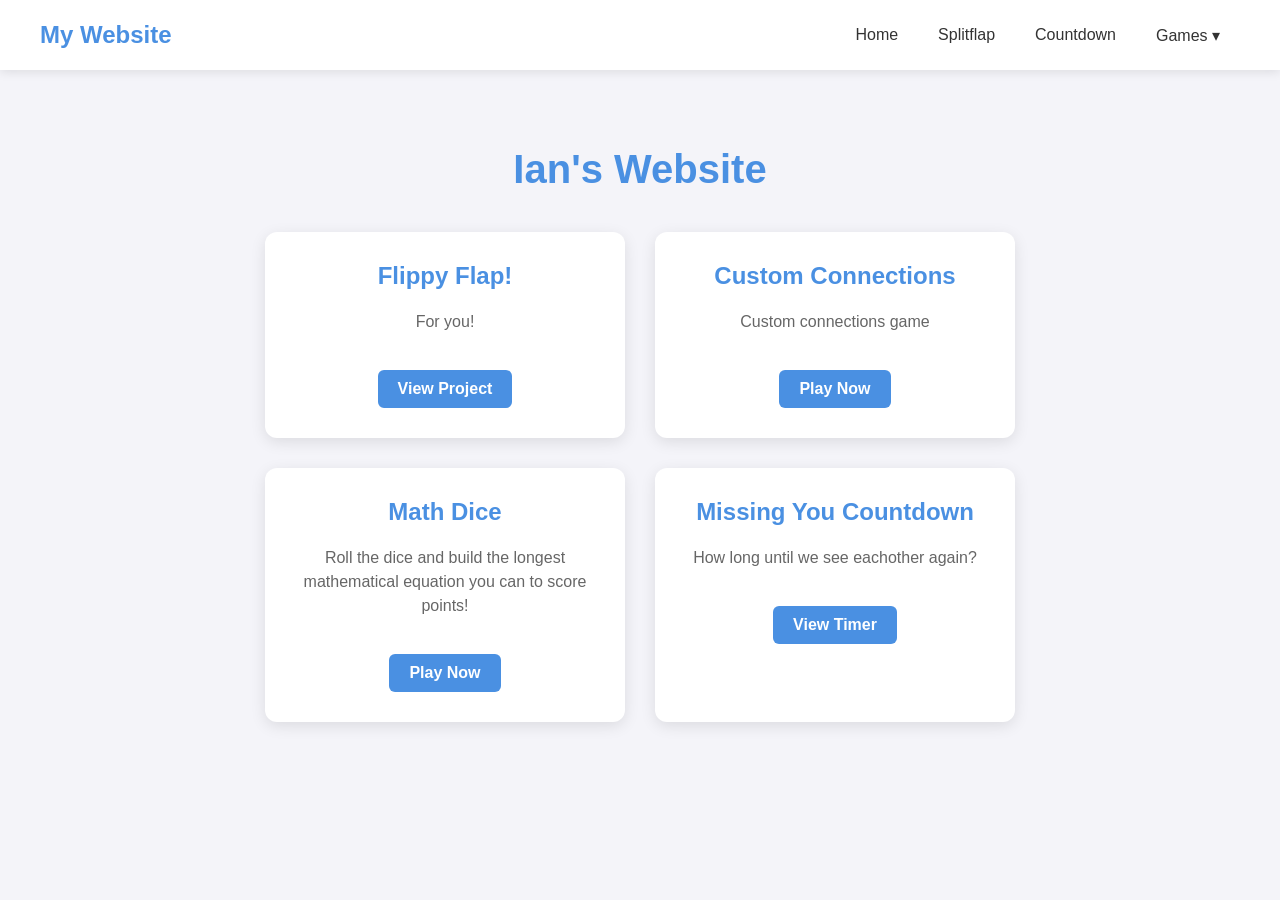
<file: index.html>
<!DOCTYPE html>
<html lang="en">
<head>
    <meta charset="UTF-8">
    <meta name="viewport" content="width=device-width, initial-scale=1.0">
    <title>Ian's Website</title>
    <style>
        :root {
            --bg-color: #f4f4f9;
            --text-color: #333;
            --primary: #4a90e2;
            --nav-bg: #ffffff;
            --nav-text: #333;
            --nav-hover: #f0f0f0;
        }
        
        body {
            font-family: 'Segoe UI', Tahoma, Geneva, Verdana, sans-serif;
            background-color: var(--bg-color);
            color: var(--text-color);
            margin: 0;
            padding: 0;
        }

        /* Navigation Bar Styles */
        .navbar {
            background-color: var(--nav-bg);
            box-shadow: 0 2px 10px rgba(0,0,0,0.1);
            display: flex;
            justify-content: space-between;
            align-items: center;
            padding: 0 40px;
            height: 70px;
            position: sticky;
            top: 0;
            z-index: 1000;
        }

        .nav-brand {
            font-size: 1.5rem;
            font-weight: bold;
            color: var(--primary);
            text-decoration: none;
        }

        .nav-links {
            display: flex;
            list-style: none;
            margin: 0;
            padding: 0;
            height: 100%;
        }

        .nav-item {
            position: relative;
            display: flex;
            align-items: center;
        }

        .nav-link {
            text-decoration: none;
            color: var(--nav-text);
            padding: 0 20px;
            font-weight: 500;
            height: 100%;
            display: flex;
            align-items: center;
            transition: background-color 0.2s, color 0.2s;
        }

        .nav-link:hover {
            background-color: var(--nav-hover);
            color: var(--primary);
        }

        /* Dropdown Styles */
        .dropdown-menu {
            display: none;
            position: absolute;
            top: 70px; /* Height of navbar */
            right: 0; /* Align to the right side of the parent instead of left */
            background-color: var(--nav-bg);
            min-width: 200px;
            box-shadow: 0 8px 16px rgba(0,0,0,0.1);
            border-radius: 0 0 8px 8px;
            overflow: hidden;
            z-index: 1000;
        }

        .nav-item.dropdown:hover .dropdown-menu {
            display: block;
        }

        .dropdown-item {
            display: block;
            padding: 15px 20px;
            color: var(--nav-text);
            text-decoration: none;
            transition: background-color 0.2s;
        }

        .dropdown-item:hover {
            background-color: var(--nav-hover);
            color: var(--primary);
        }

        /* Main Content Styles */
        .main-content {
            display: flex;
            flex-direction: column;
            align-items: center;
            padding: 50px 20px;
        }

        h1 {
            color: var(--primary);
            margin-bottom: 40px;
            font-size: 2.5rem;
            text-align: center;
        }

        .games-grid {
            display: flex;
            gap: 30px;
            flex-wrap: wrap;
            justify-content: center;
            max-width: 800px;
        }

        .game-card {
            background: white;
            border-radius: 12px;
            padding: 30px;
            width: 300px;
            text-align: center;
            box-shadow: 0 4px 15px rgba(0,0,0,0.1);
            transition: transform 0.2s ease, box-shadow 0.2s ease;
            text-decoration: none;
            color: inherit;
        }

        .game-card:hover {
            transform: translateY(-5px);
            box-shadow: 0 8px 25px rgba(0,0,0,0.15);
        }

        .game-card h2 {
            margin-top: 0;
            color: var(--primary);
        }

        .game-card p {
            color: #666;
            line-height: 1.5;
        }

        .play-btn {
            display: inline-block;
            margin-top: 20px;
            padding: 10px 20px;
            background: var(--primary);
            color: white;
            border-radius: 6px;
            font-weight: bold;
            text-decoration: none;
        }
    </style>
</head>
<body>

    <!-- Navigation Bar -->
    <nav class="navbar">
        <a href="/" class="nav-brand">My Website</a>
        <ul class="nav-links">
            <li class="nav-item">
                <a href="/main" class="nav-link">Home</a>
            </li>
            <li class="nav-item">
                <a href="https://ijnevins.github.io/splitflap/frontend/website.html" class="nav-link">Splitflap</a>
            </li>
            <li class="nav-item">
                <a href="countdown/" class="nav-link">Countdown</a>
            </li>
            <li class="nav-item dropdown">
                <a href="#" class="nav-link">Games ▾</a>
                <div class="dropdown-menu">
                    <a href="connections/" class="dropdown-item">Custom Connections</a>
                    <a href="math/" class="dropdown-item">Math Dice</a>
                </div>
            </li>
        </ul>
    </nav>

    <!-- Main Content -->
    <div class="main-content">
        <h1>Ian's Website</h1>

        <div class="games-grid">
            <a href="https://ijnevins.github.io/splitflap/frontend/website.html" class="game-card">
                <h2>Flippy Flap!</h2>
                <p>For you!</p>
                <div class="play-btn">View Project</div>
            </a>

            <a href="connections/" class="game-card">
                <h2>Custom Connections</h2>
                <p>Custom connections game</p>
                <div class="play-btn">Play Now</div>
            </a>

            <a href="math/" class="game-card">
                <h2>Math Dice</h2>
                <p>Roll the dice and build the longest mathematical equation you can to score points!</p>
                <div class="play-btn">Play Now</div>
            </a>

            <a href="countdown/" class="game-card">
                <h2>Missing You Countdown</h2>
                <p>How long until we see eachother again?</p>
                <div class="play-btn">View Timer</div>
            </a>
        </div>
    </div>

</body>
</html>
</file>
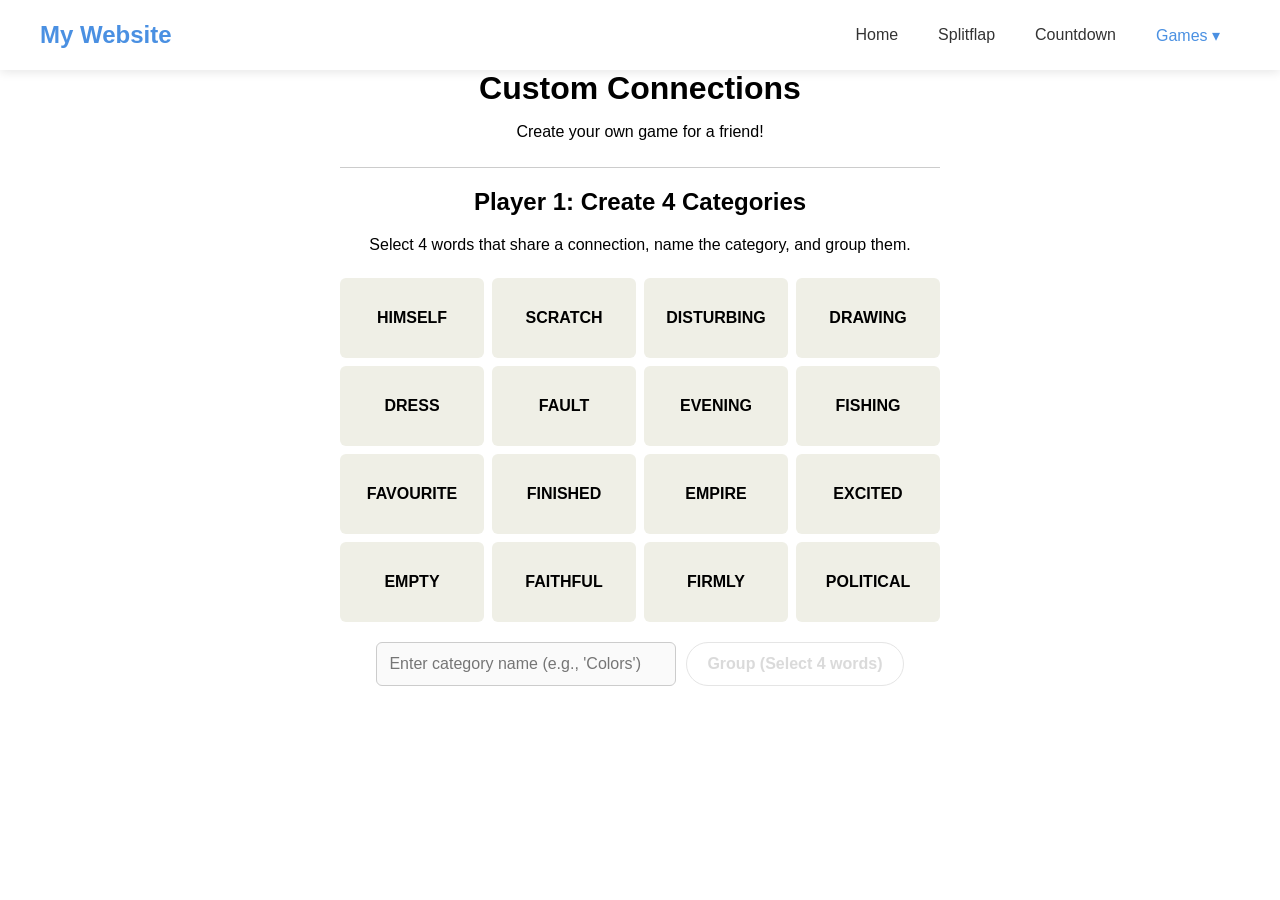
<file: connections/index.html>
<!DOCTYPE html>
<html lang="en">
<head>
    <meta charset="UTF-8">
    <meta name="viewport" content="width=device-width, initial-scale=1.0">
    <title>Custom Connections</title>
    <link rel="stylesheet" href="style.css">
    <style>
        /* Navigation Bar Styles */
        .navbar {
            background-color: #ffffff;
            box-shadow: 0 2px 10px rgba(0,0,0,0.1);
            display: flex;
            justify-content: space-between;
            align-items: center;
            padding: 0 40px;
            height: 70px;
            position: fixed;
            top: 0;
            left: 0;
            right: 0;
            z-index: 1000;
            font-family: 'Segoe UI', Tahoma, Geneva, Verdana, sans-serif;
        }

        .nav-brand {
            font-size: 1.5rem;
            font-weight: bold;
            color: #4a90e2;
            text-decoration: none;
        }

        .nav-links {
            display: flex;
            list-style: none;
            margin: 0;
            padding: 0;
            height: 100%;
        }

        .nav-item {
            position: relative;
            display: flex;
            align-items: center;
        }

        .nav-link {
            text-decoration: none;
            color: #333;
            padding: 0 20px;
            font-weight: 500;
            height: 100%;
            display: flex;
            align-items: center;
            transition: background-color 0.2s, color 0.2s;
        }

        .nav-link:hover {
            background-color: #f0f0f0;
            color: #4a90e2;
        }

        /* Dropdown Styles */
        .dropdown-menu {
            display: none;
            position: absolute;
            top: 70px;
            right: 0; /* Align to the right side of the parent instead of left */
            background-color: #ffffff;
            min-width: 200px;
            box-shadow: 0 8px 16px rgba(0,0,0,0.1);
            border-radius: 0 0 8px 8px;
            overflow: hidden;
            z-index: 1000;
        }

        .nav-item.dropdown:hover .dropdown-menu {
            display: block;
        }

        .dropdown-item {
            display: block;
            padding: 15px 20px;
            color: #333;
            text-decoration: none;
            transition: background-color 0.2s;
        }

        .dropdown-item:hover {
            background-color: #f0f0f0;
            color: #4a90e2;
        }
        
        body {
            padding-top: 70px; /* Make room for navbar */
        }
    </style>
</head>
<body>
    <!-- Navigation Bar -->
    <nav class="navbar">
        <a href="../" class="nav-brand">My Website</a>
        <ul class="nav-links">
            <li class="nav-item">
                <a href="../" class="nav-link">Home</a>
            </li>
            <li class="nav-item">
                <a href="https://ijnevins.github.io/splitflap/frontend/website.html" class="nav-link">Splitflap</a>
            </li>
            <li class="nav-item">
                <a href="../countdown/" class="nav-link">Countdown</a>
            </li>
            <li class="nav-item dropdown">
                <a href="#" class="nav-link" style="color: #4a90e2;">Games ▾</a>
                <div class="dropdown-menu">
                    <a href="#" class="dropdown-item" style="color: #4a90e2;">Custom Connections</a>
                    <a href="../math/" class="dropdown-item">Math Dice</a>
                </div>
            </li>
        </ul>
    </nav>
    <div class="container">
        <header>
            <h1>Custom Connections</h1>
            <p id="subtitle">Create your own game for a friend!</p>
        </header>

        <!-- SETUP PHASE (Player 1) -->
        <div id="setup-phase" class="phase active">
            <h2>Player 1: Create 4 Categories</h2>
            <p>Select 4 words that share a connection, name the category, and group them.</p>
            
            <div id="setup-categories" class="solved-categories"></div>
            
            <div id="setup-grid" class="grid"></div>
            
            <div class="controls setup-controls">
                <input type="text" id="category-name" placeholder="Enter category name (e.g., 'Colors')" disabled>
                <button id="btn-group" disabled>Group (Select 4 words)</button>
            </div>
            
            <button id="btn-start-game" class="hidden primary-btn">Start Game for Player 2</button>
        </div>

        <!-- PLAY PHASE (Player 2) -->
        <div id="play-phase" class="phase hidden">
            <h2>Player 2: Find the Connections</h2>
            <p>Group the words into 4 categories of 4.</p>
            
            <div id="play-categories" class="solved-categories"></div>
            
            <div id="play-grid" class="grid"></div>
            
            <div class="mistakes-container">
                <span>Mistakes remaining:</span>
                <div id="mistakes-dots" class="dots">
                    <span class="dot"></span>
                    <span class="dot"></span>
                    <span class="dot"></span>
                    <span class="dot"></span>
                </div>
            </div>
            
            <div class="controls play-controls">
                <button id="btn-shuffle">Shuffle</button>
                <button id="btn-deselect">Deselect All</button>
                <button id="btn-submit" disabled>Submit</button>
            </div>
            
            <div id="game-over-message" class="hidden">
                <h2 id="end-title"></h2>
                <button id="btn-restart" class="primary-btn">Play Again</button>
            </div>
        </div>
        
        <!-- Toast Notification -->
        <div id="toast" class="toast hidden">Message</div>
    </div>

    <script src="words.js"></script>
    <script src="script.js"></script>
</body>
</html>
</file>
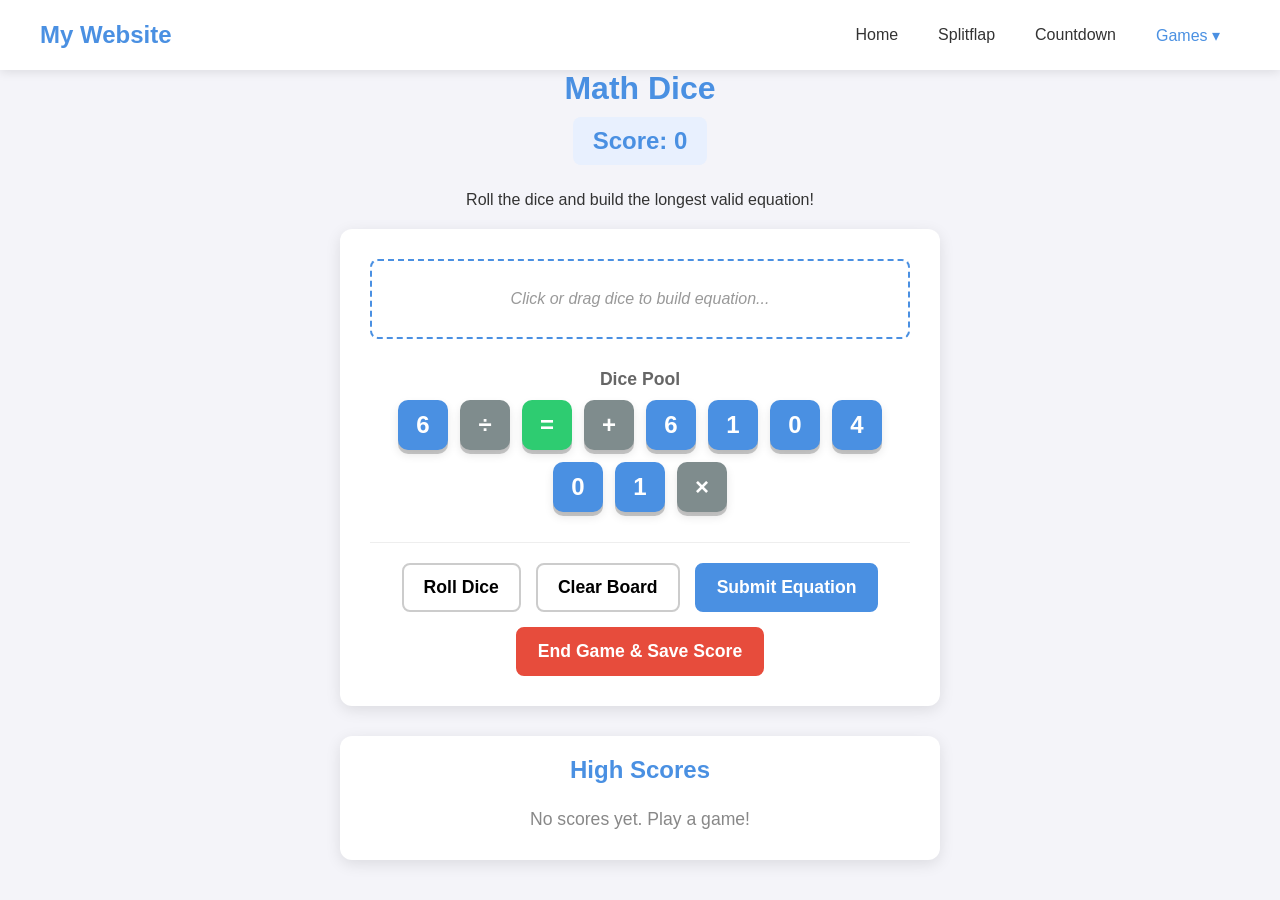
<file: math/index.html>
<!DOCTYPE html>
<html lang="en">
<head>
    <meta charset="UTF-8">
    <meta name="viewport" content="width=device-width, initial-scale=1.0">
    <title>Math Dice</title>
    <link rel="stylesheet" href="style.css">
    <style>
        /* Navigation Bar Styles */
        .navbar {
            background-color: #ffffff;
            box-shadow: 0 2px 10px rgba(0,0,0,0.1);
            display: flex;
            justify-content: space-between;
            align-items: center;
            padding: 0 40px;
            height: 70px;
            position: fixed;
            top: 0;
            left: 0;
            right: 0;
            z-index: 1000;
            font-family: 'Segoe UI', Tahoma, Geneva, Verdana, sans-serif;
        }

        .nav-brand {
            font-size: 1.5rem;
            font-weight: bold;
            color: #4a90e2;
            text-decoration: none;
        }

        .nav-links {
            display: flex;
            list-style: none;
            margin: 0;
            padding: 0;
            height: 100%;
        }

        .nav-item {
            position: relative;
            display: flex;
            align-items: center;
        }

        .nav-link {
            text-decoration: none;
            color: #333;
            padding: 0 20px;
            font-weight: 500;
            height: 100%;
            display: flex;
            align-items: center;
            transition: background-color 0.2s, color 0.2s;
        }

        .nav-link:hover {
            background-color: #f0f0f0;
            color: #4a90e2;
        }

        /* Dropdown Styles */
        .dropdown-menu {
            display: none;
            position: absolute;
            top: 70px;
            right: 0; /* Align to the right side of the parent instead of left */
            background-color: #ffffff;
            min-width: 200px;
            box-shadow: 0 8px 16px rgba(0,0,0,0.1);
            border-radius: 0 0 8px 8px;
            overflow: hidden;
            z-index: 1000;
        }

        .nav-item.dropdown:hover .dropdown-menu {
            display: block;
        }

        .dropdown-item {
            display: block;
            padding: 15px 20px;
            color: #333;
            text-decoration: none;
            transition: background-color 0.2s;
        }

        .dropdown-item:hover {
            background-color: #f0f0f0;
            color: #4a90e2;
        }
        
        body {
            padding-top: 70px; /* Make room for navbar */
        }
    </style>
</head>
<body>
    <!-- Navigation Bar -->
    <nav class="navbar">
        <a href="../" class="nav-brand">My Website</a>
        <ul class="nav-links">
            <li class="nav-item">
                <a href="../" class="nav-link">Home</a>
            </li>
            <li class="nav-item">
                <a href="https://ijnevins.github.io/splitflap/frontend/website.html" class="nav-link">Splitflap</a>
            </li>
            <li class="nav-item">
                <a href="../countdown/" class="nav-link">Countdown</a>
            </li>
            <li class="nav-item dropdown">
                <a href="#" class="nav-link" style="color: #4a90e2;">Games ▾</a>
                <div class="dropdown-menu">
                    <a href="../connections/" class="dropdown-item">Custom Connections</a>
                    <a href="#" class="dropdown-item" style="color: #4a90e2;">Math Dice</a>
                </div>
            </li>
        </ul>
    </nav>
    <div class="container">
        <header>
            <h1>Math Dice</h1>
            <div class="score-container">Score: <span id="score">0</span></div>
            <p>Roll the dice and build the longest valid equation!</p>
        </header>

        <div class="game-board">
            <div class="equation-display" id="equation-display">
                <div class="placeholder">Click or drag dice to build equation...</div>
            </div>

            <div class="palette">
                <h3>Dice Pool</h3>
                <div id="dice-pool" class="btn-group">
                    <!-- Dice buttons will be injected here -->
                </div>
            </div>

            <div class="controls">
                <button id="btn-roll" class="btn control-btn">Roll Dice</button>
                <button id="btn-clear" class="btn control-btn">Clear Board</button>
                <button id="btn-submit" class="btn primary-btn">Submit Equation</button>
            </div>

            <div class="end-game-controls">
                <button id="btn-end-game" class="btn danger-btn">End Game & Save Score</button>
            </div>

            <div id="message" class="message hidden"></div>
        </div>

        <div class="leaderboard-section">
            <h2>High Scores</h2>
            <ol id="leaderboard-list">
                <!-- Scores will be injected here -->
            </ol>
        </div>
    </div>

    <script src="script.js"></script>
</body>
</html>
</file>
<file: connections/style.css>
:root {
    --bg-color: #ffffff;
    --text-color: #000000;
    --tile-bg: #efefe6;
    --tile-selected: #5a594e;
    --tile-text: #000000;
    --tile-selected-text: #ffffff;
    --cat-1: #f9df6d; /* Yellow */
    --cat-2: #a0c35a; /* Green */
    --cat-3: #b0c4ef; /* Blue */
    --cat-4: #ba81c5; /* Purple */
}

* {
    box-sizing: border-box;
    font-family: -apple-system, BlinkMacSystemFont, "Segoe UI", Roboto, Helvetica, Arial, sans-serif;
}

body {
    background-color: var(--bg-color);
    color: var(--text-color);
    margin: 0;
    padding: 20px;
    display: flex;
    justify-content: center;
}

.container {
    max-width: 600px;
    width: 100%;
    text-align: center;
}

header {
    margin-bottom: 20px;
    border-bottom: 1px solid #ccc;
    padding-bottom: 10px;
}

h1 {
    margin: 0 0 5px 0;
    font-size: 2rem;
}

.phase {
    display: none;
}

.phase.active {
    display: block;
}

.hidden {
    display: none !important;
}

/* Grid Styles */
.grid {
    display: grid;
    grid-template-columns: repeat(4, 1fr);
    gap: 8px;
    margin-bottom: 20px;
}

.tile {
    background-color: var(--tile-bg);
    color: var(--tile-text);
    border: none;
    border-radius: 6px;
    padding: 20px 10px;
    font-size: 1rem;
    font-weight: bold;
    text-transform: uppercase;
    cursor: pointer;
    transition: all 0.2s ease;
    display: flex;
    align-items: center;
    justify-content: center;
    min-height: 80px;
    word-break: break-word;
}

.tile:hover {
    background-color: #e0e0d5;
}

.tile.selected {
    background-color: var(--tile-selected);
    color: var(--tile-selected-text);
}

/* Solved Categories */
.solved-categories {
    display: flex;
    flex-direction: column;
    gap: 8px;
    margin-bottom: 8px;
}

.category-row {
    border-radius: 6px;
    padding: 15px;
    display: flex;
    flex-direction: column;
    align-items: center;
    justify-content: center;
    min-height: 80px;
}

.category-row.cat-0 { background-color: var(--cat-1); }
.category-row.cat-1 { background-color: var(--cat-2); }
.category-row.cat-2 { background-color: var(--cat-3); }
.category-row.cat-3 { background-color: var(--cat-4); }

.category-name {
    font-weight: bold;
    font-size: 1.1rem;
    text-transform: uppercase;
    margin-bottom: 5px;
}

.category-words {
    font-size: 0.9rem;
    text-transform: uppercase;
}

/* Controls */
.controls {
    display: flex;
    gap: 10px;
    justify-content: center;
    margin-bottom: 20px;
    flex-wrap: wrap;
}

button {
    padding: 12px 20px;
    border: 1px solid #000;
    border-radius: 24px;
    background: #fff;
    font-size: 1rem;
    font-weight: bold;
    cursor: pointer;
    transition: background 0.2s;
}

button:hover:not(:disabled) {
    background: #f0f0f0;
}

button:disabled {
    opacity: 0.5;
    cursor: not-allowed;
    border-color: #ccc;
}

.primary-btn {
    background: #000;
    color: #fff;
    font-size: 1.2rem;
    padding: 15px 30px;
    margin-top: 20px;
}

.primary-btn:hover {
    background: #333;
}

input[type="text"] {
    padding: 12px;
    border: 1px solid #ccc;
    border-radius: 6px;
    font-size: 1rem;
    flex-grow: 1;
    max-width: 300px;
}

/* Mistakes */
.mistakes-container {
    display: flex;
    align-items: center;
    justify-content: center;
    gap: 10px;
    margin-bottom: 20px;
    font-size: 1.1rem;
}

.dots {
    display: flex;
    gap: 5px;
}

.dot {
    width: 12px;
    height: 12px;
    background-color: #5a594e;
    border-radius: 50%;
    transition: opacity 0.3s;
}

.dot.lost {
    opacity: 0.2;
}

/* Toast */
.toast {
    position: fixed;
    top: 20px;
    left: 50%;
    transform: translateX(-50%);
    background: #000;
    color: #fff;
    padding: 12px 24px;
    border-radius: 6px;
    font-weight: bold;
    z-index: 1000;
    transition: opacity 0.3s;
}

#game-over-message {
    margin-top: 30px;
    padding: 20px;
    background: #f9f9f9;
    border-radius: 8px;
}
</file>
<file: math/style.css>
:root {
    --bg-color: #f4f4f9;
    --text-color: #333;
    --primary: #4a90e2;
    --primary-hover: #357abd;
    --success: #2ecc71;
    --error: #e74c3c;
    --btn-bg: #fff;
    --btn-border: #ccc;
    --equation-bg: #fff;
}

* {
    box-sizing: border-box;
    font-family: 'Segoe UI', Tahoma, Geneva, Verdana, sans-serif;
}

body {
    background-color: var(--bg-color);
    color: var(--text-color);
    margin: 0;
    padding: 20px;
    display: flex;
    justify-content: center;
}

.container {
    max-width: 600px;
    width: 100%;
    text-align: center;
}

header {
    margin-bottom: 20px;
}

h1 {
    margin: 0 0 10px 0;
    color: var(--primary);
}

.score-container {
    font-size: 1.5rem;
    font-weight: bold;
    background: #e8f0fe;
    padding: 10px 20px;
    border-radius: 8px;
    display: inline-block;
    margin-bottom: 10px;
    color: var(--primary);
}

.game-board {
    background: #fff;
    padding: 30px;
    border-radius: 12px;
    box-shadow: 0 4px 15px rgba(0,0,0,0.1);
}

.equation-display {
    min-height: 80px;
    background: var(--equation-bg);
    border: 2px dashed var(--primary);
    border-radius: 8px;
    margin-bottom: 30px;
    display: flex;
    align-items: center;
    justify-content: center;
    flex-wrap: wrap;
    gap: 10px;
    padding: 15px;
}

.placeholder {
    color: #999;
    font-style: italic;
}

h3 {
    font-size: 1.1rem;
    margin: 15px 0 10px 0;
    color: #666;
}

.btn-group {
    display: flex;
    justify-content: center;
    flex-wrap: wrap;
    gap: 12px;
    margin-bottom: 20px;
    min-height: 60px;
}

/* Dice styling */
.dice {
    width: 50px;
    height: 50px;
    font-size: 1.5rem;
    font-weight: bold;
    border-radius: 10px;
    border: none;
    box-shadow: 0 4px 0 rgba(0,0,0,0.2), 0 5px 10px rgba(0,0,0,0.1);
    cursor: grab;
    display: flex;
    align-items: center;
    justify-content: center;
    transition: transform 0.1s ease, box-shadow 0.1s ease;
    user-select: none;
}

.dice:active {
    transform: translateY(4px) !important;
    box-shadow: 0 0 0 rgba(0,0,0,0.2), 0 2px 5px rgba(0,0,0,0.1) !important;
    cursor: grabbing !important;
}

.dice.dragging {
    opacity: 0.4;
    transform: scale(1.1) !important;
    box-shadow: 0 10px 20px rgba(0,0,0,0.2) !important;
    cursor: grabbing !important;
    z-index: 10;
}

.dice.number {
    background-color: #4a90e2;
    color: white;
}

.dice.operator {
    background-color: #7f8c8d;
    color: white;
}

.dice.equals {
    background-color: #2ecc71;
    color: white;
}

.rolling {
    animation: roll 0.5s ease-in-out;
}

@keyframes roll {
    0% { transform: rotate(0deg) scale(1); }
    25% { transform: rotate(90deg) scale(1.1); }
    50% { transform: rotate(180deg) scale(0.9); }
    75% { transform: rotate(270deg) scale(1.1); }
    100% { transform: rotate(360deg) scale(1); }
}

.controls {
    display: flex;
    justify-content: center;
    gap: 15px;
    margin-top: 30px;
    padding-top: 20px;
    border-top: 1px solid #eee;
}

.btn {
    font-size: 1.1rem;
    font-weight: bold;
    padding: 12px 20px;
    border: 2px solid var(--btn-border);
    border-radius: 8px;
    background: var(--btn-bg);
    cursor: pointer;
    transition: all 0.1s ease;
}

.btn:hover:not(:disabled) {
    background: #f0f0f0;
    transform: translateY(-2px);
}

.btn:active:not(:disabled) {
    transform: translateY(0);
}

.btn:disabled {
    opacity: 0.5;
    cursor: not-allowed;
    transform: none;
}

.primary-btn {
    background: var(--primary);
    color: white;
    border-color: var(--primary);
}

.primary-btn:hover:not(:disabled) {
    background: var(--primary-hover);
}

.end-game-controls {
    display: flex;
    justify-content: center;
    margin-top: 15px;
}

.danger-btn {
    background: var(--error);
    color: white;
    border-color: var(--error);
}

.danger-btn:hover:not(:disabled) {
    background: #c0392b;
}

.leaderboard-section {
    background: #fff;
    padding: 20px;
    border-radius: 12px;
    box-shadow: 0 4px 15px rgba(0,0,0,0.1);
    margin-top: 30px;
    text-align: left;
}

.leaderboard-section h2 {
    color: var(--primary);
    margin-top: 0;
    text-align: center;
    margin-bottom: 15px;
}

#leaderboard-list {
    padding-left: 0;
    margin: 0;
    list-style: none;
}

#leaderboard-list li {
    padding: 10px 15px;
    border-bottom: 1px solid #eee;
    font-size: 1.1rem;
    display: flex;
    justify-content: space-between;
    align-items: center;
}

#leaderboard-list li:last-child {
    border-bottom: none;
}

.score-name {
    font-weight: bold;
    flex: 1;
}

.score-val {
    color: var(--primary);
    font-weight: bold;
    flex: 1;
    text-align: center;
}

.score-date {
    color: #888;
    font-size: 0.9rem;
    flex: 1;
    text-align: right;
}

.hidden {
    display: none !important;
}

.message {
    margin-top: 20px;
    padding: 15px;
    border-radius: 8px;
    font-weight: bold;
    font-size: 1.2rem;
}

.message.success {
    background: #d4edda;
    color: #155724;
    border: 1px solid #c3e6cb;
}

.message.error {
    background: #f8d7da;
    color: #721c24;
    border: 1px solid #f5c6cb;
}
</file>
